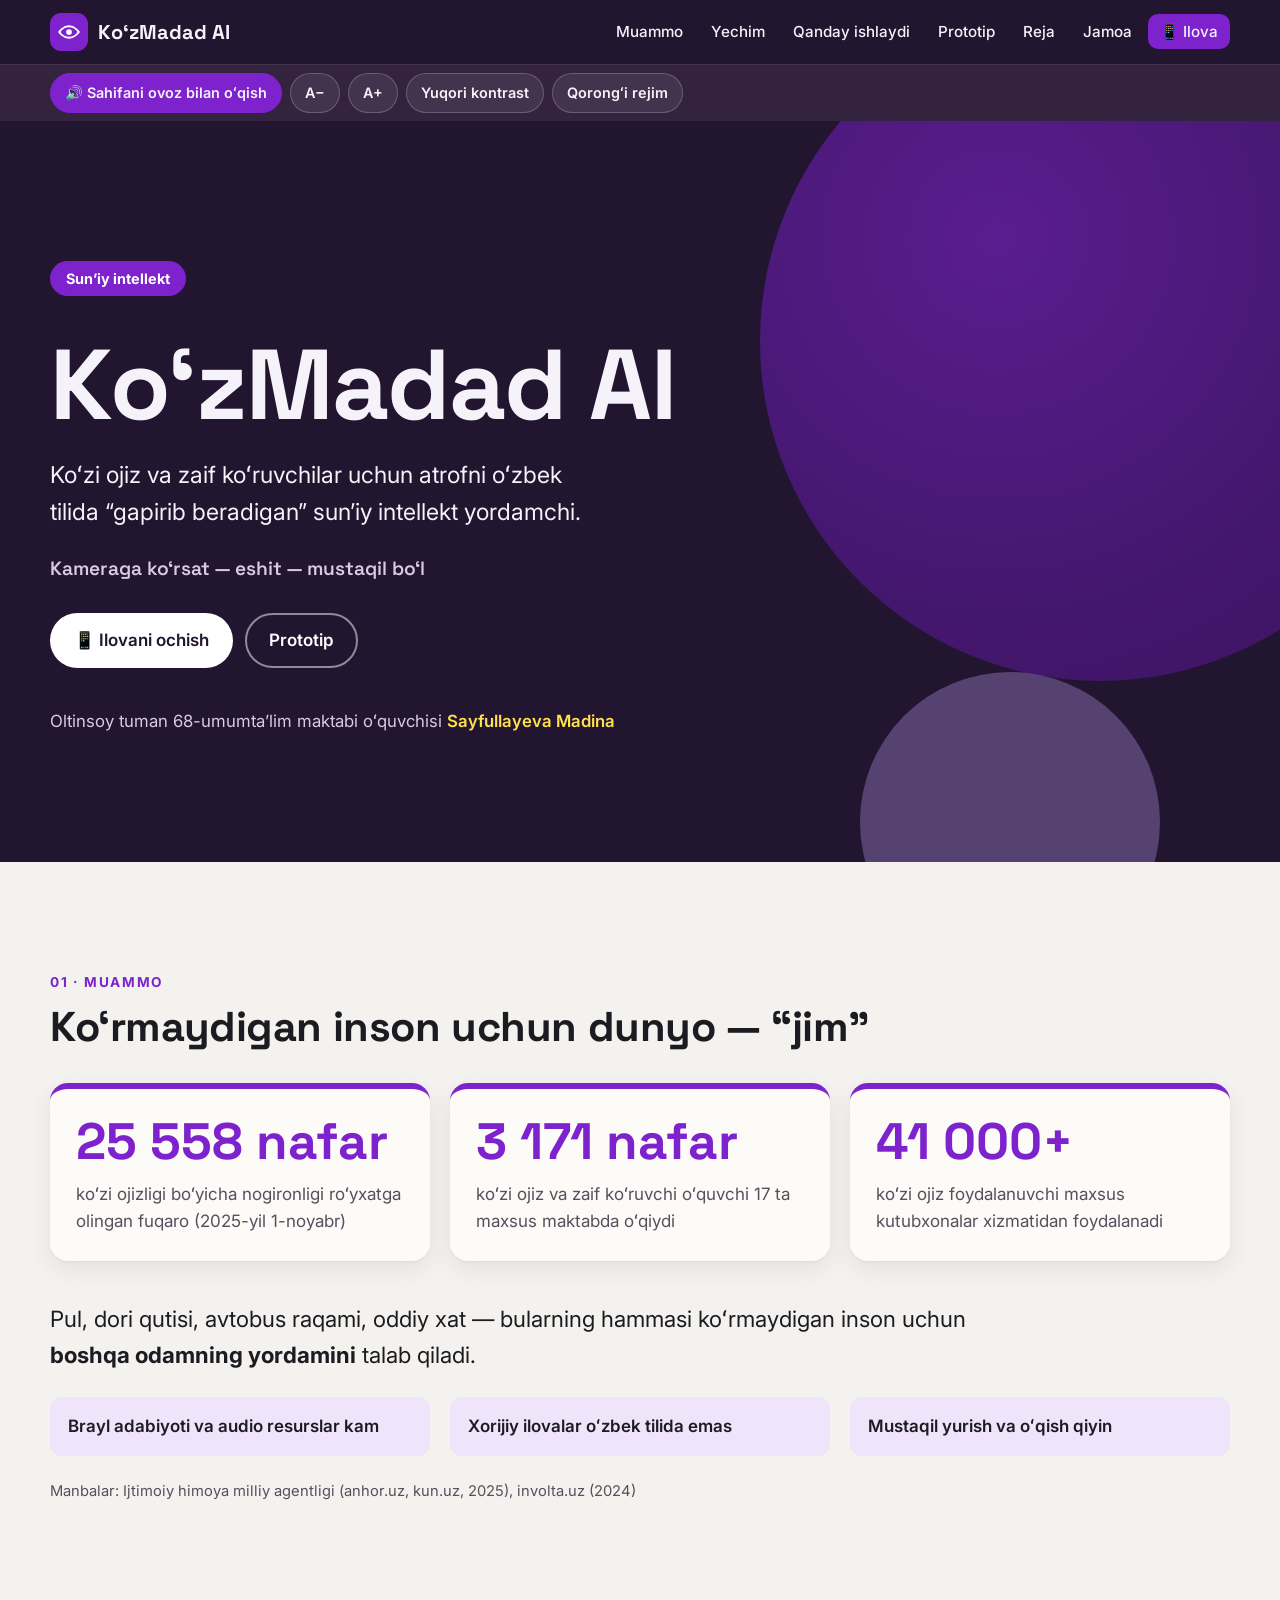
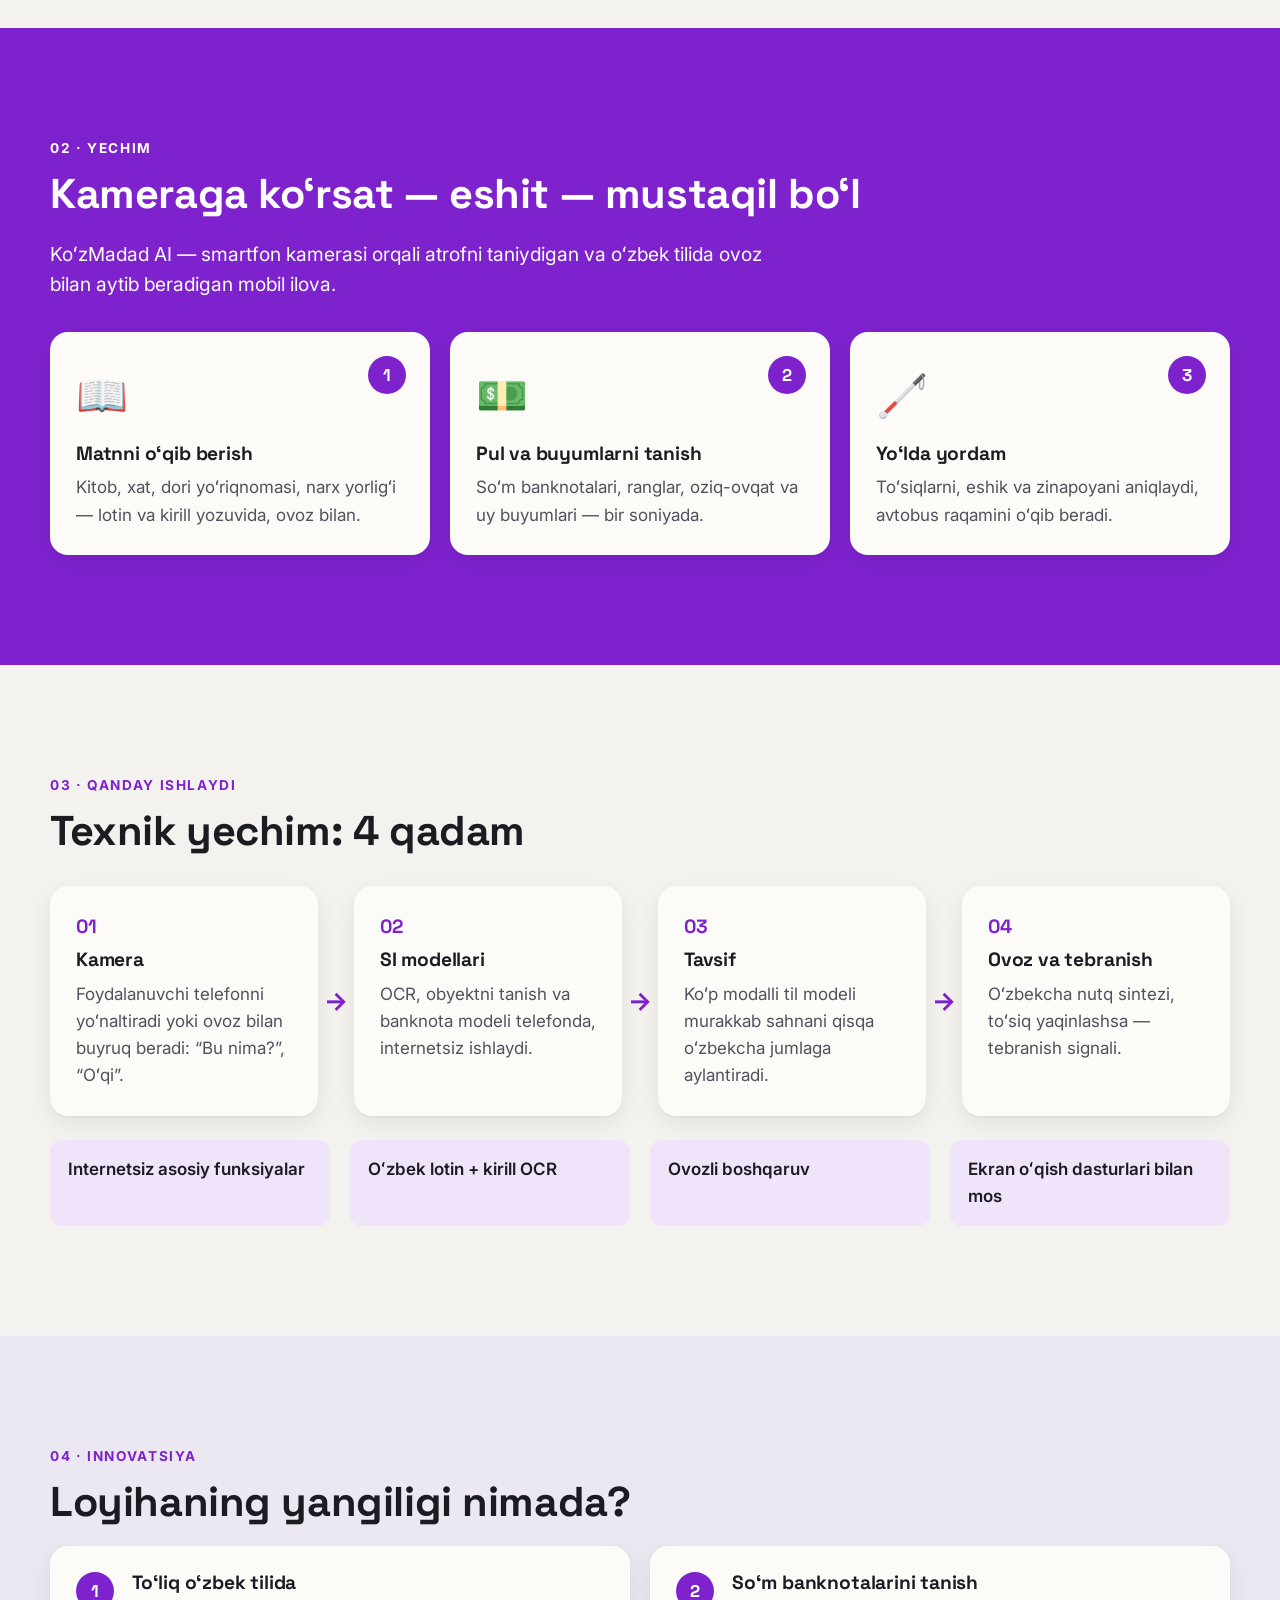
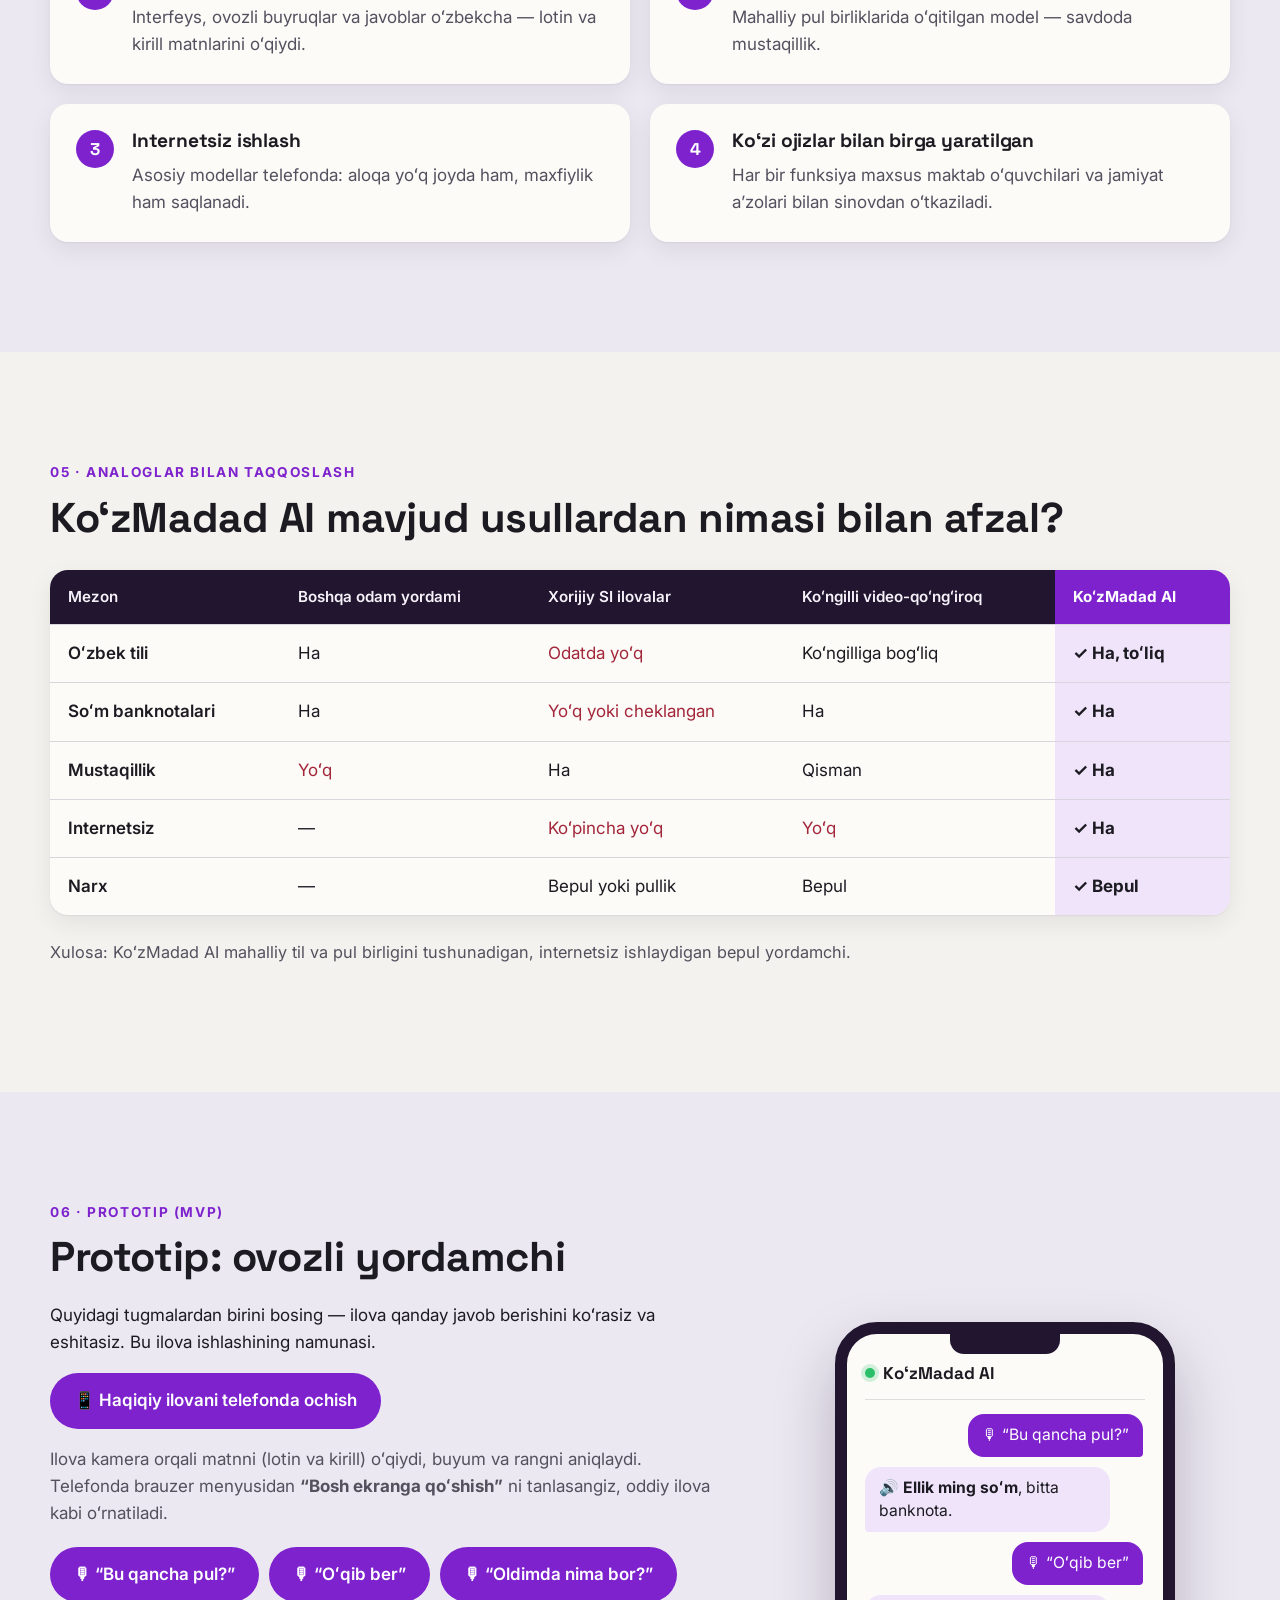
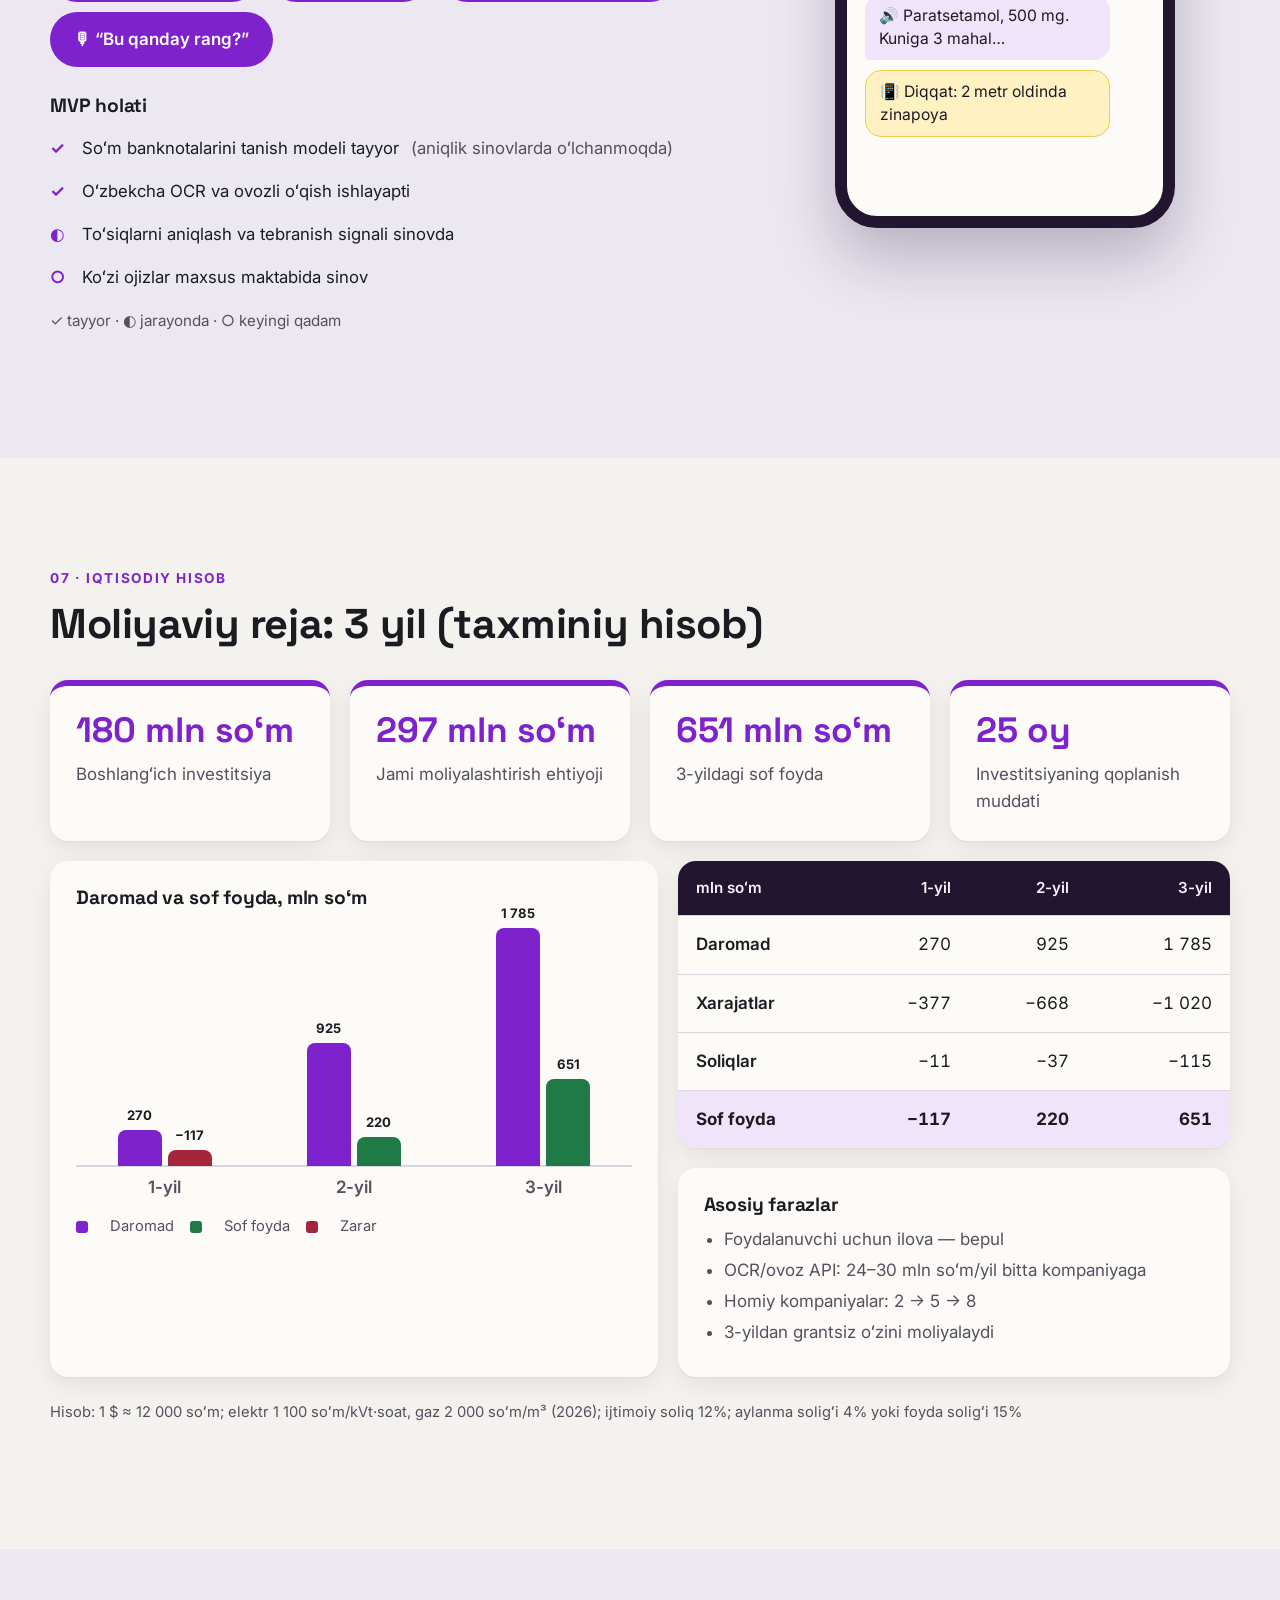
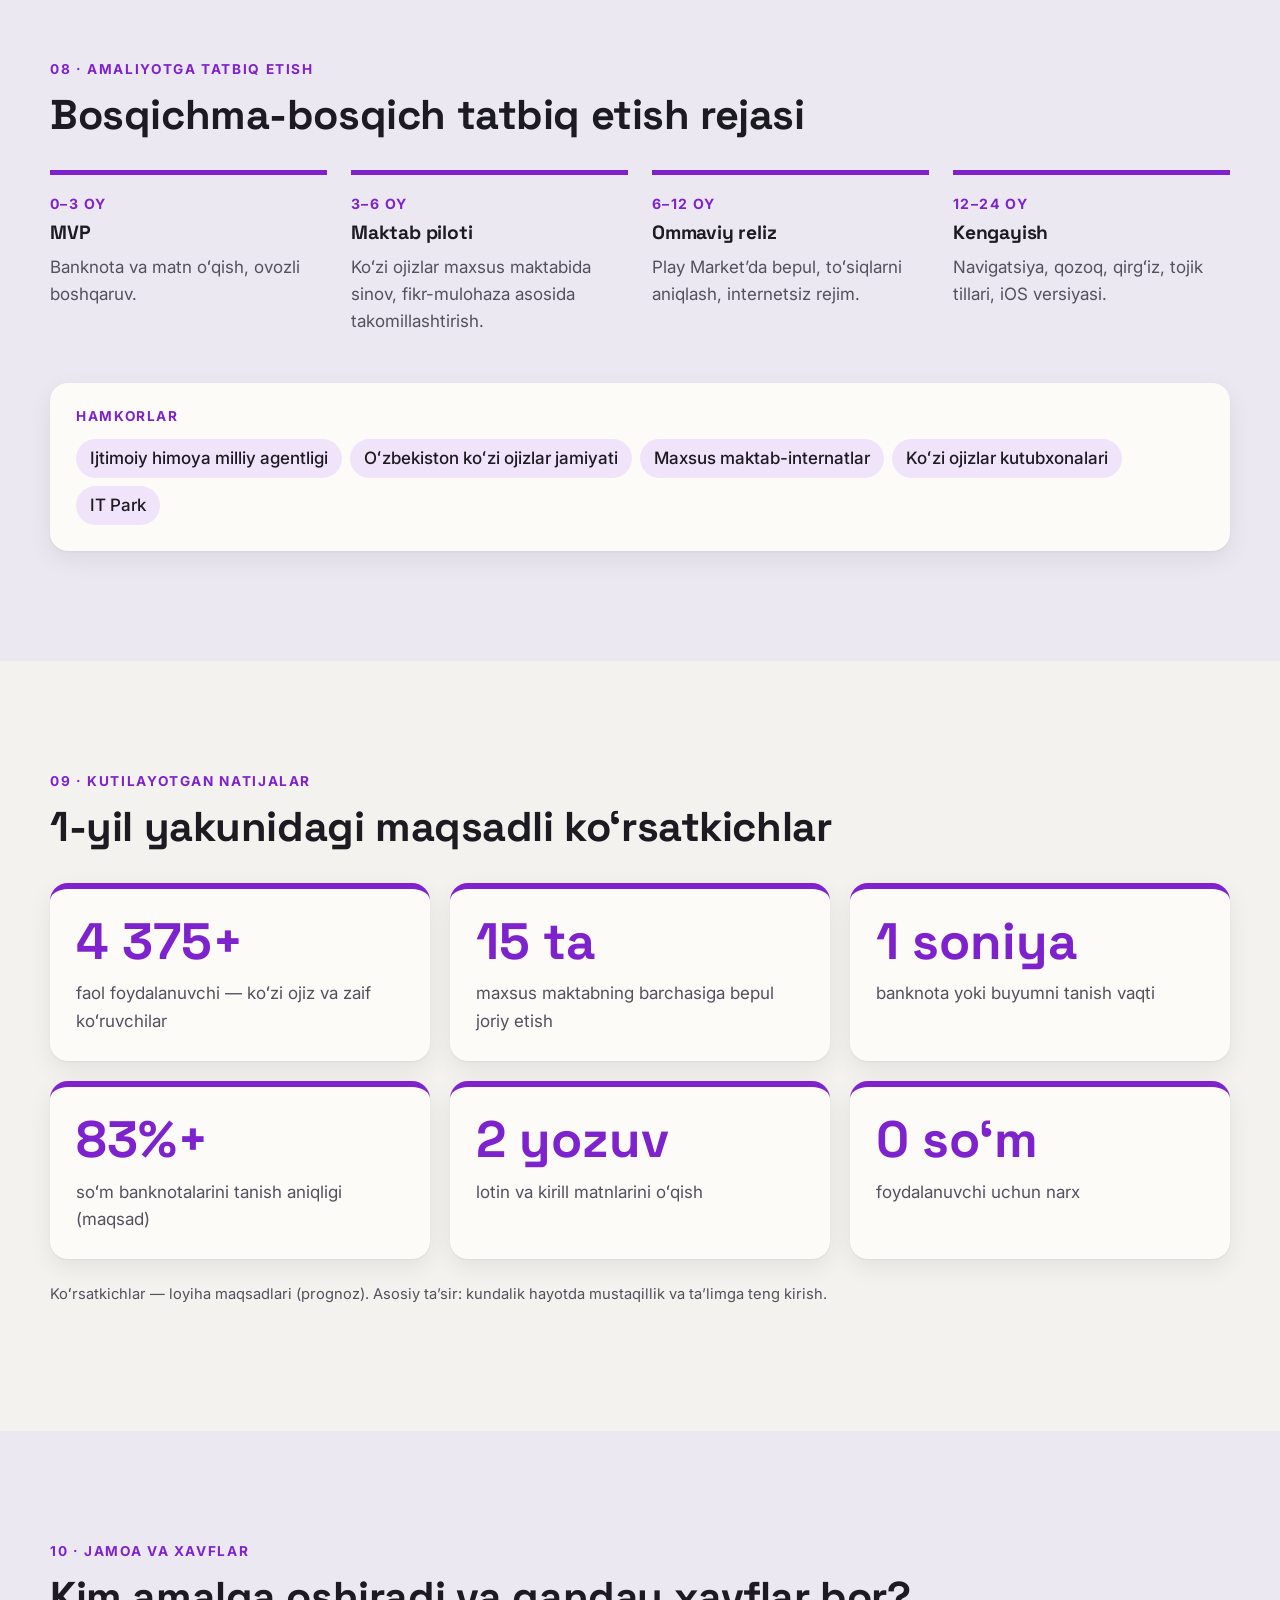
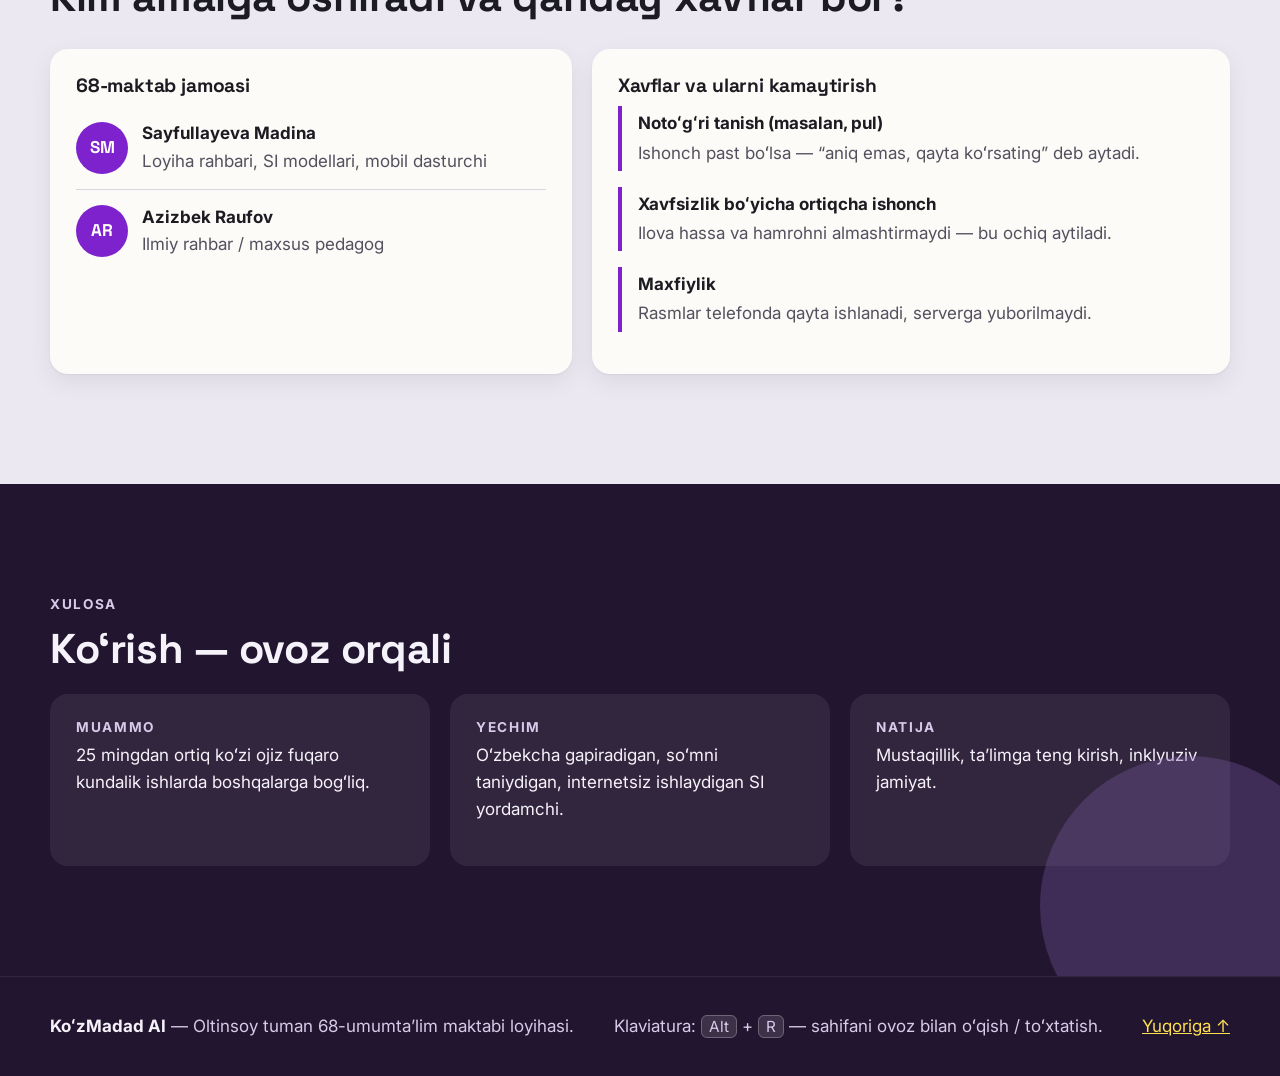
<file: index.html>
<!doctype html>
<html lang="uz">
<head>
  <meta charset="utf-8">
  <meta name="viewport" content="width=device-width, initial-scale=1">
  <title>KoʻzMadad AI</title>
  <meta name="description" content="KoʻzMadad AI — koʻzi ojiz va zaif koʻruvchilar uchun atrofni oʻzbek tilida gapirib beradigan sunʼiy intellekt yordamchi.">
  <meta name="theme-color" content="#22152f">
  <link rel="icon" href="data:image/svg+xml,<svg xmlns='http://www.w3.org/2000/svg' viewBox='0 0 64 64'><rect width='64' height='64' rx='16' fill='%237e22ce'/><path d='M8 32s9-14 24-14 24 14 24 14-9 14-24 14S8 32 8 32z' fill='none' stroke='white' stroke-width='4'/><circle cx='32' cy='32' r='7' fill='white'/></svg>">
  <link rel="preconnect" href="https://fonts.googleapis.com">
  <link rel="preconnect" href="https://fonts.gstatic.com" crossorigin>
  <link href="https://fonts.googleapis.com/css2?family=Inter:wght@400;500;600;700&family=Space+Grotesk:wght@500;600;700&display=swap" rel="stylesheet">
  <link rel="stylesheet" href="style.css">
</head>
<body>
  <a class="skip" href="#main">Asosiy mazmunga oʻtish</a>

  <header class="topbar" id="top">
    <div class="wrap topbar-inner">
      <a class="brand" href="#top" aria-label="KoʻzMadad AI — bosh sahifa">
        <span class="brand-mark" aria-hidden="true">
          <svg viewBox="0 0 64 64"><path d="M8 32s9-14 24-14 24 14 24 14-9 14-24 14S8 32 8 32z" fill="none" stroke="currentColor" stroke-width="5"/><circle cx="32" cy="32" r="7" fill="currentColor"/></svg>
        </span>
        KoʻzMadad AI
      </a>
      <nav class="nav" aria-label="Asosiy menyu">
        <button class="nav-toggle" aria-expanded="false" aria-controls="nav-list">Menyu</button>
        <ul id="nav-list">
          <li><a href="#muammo">Muammo</a></li>
          <li><a href="#yechim">Yechim</a></li>
          <li><a href="#qanday">Qanday ishlaydi</a></li>
          <li><a href="#prototip">Prototip</a></li>
          <li><a href="#reja">Reja</a></li>
          <li><a href="#jamoa">Jamoa</a></li>
          <li><a href="app/" class="nav-app">📱 Ilova</a></li>
        </ul>
      </nav>
    </div>
    <div class="a11y-bar" role="toolbar" aria-label="Qulaylik sozlamalari">
      <div class="wrap a11y-inner">
        <button id="read-page" class="tool tool-primary" aria-pressed="false">
          <span aria-hidden="true">🔊</span> <span class="lbl">Sahifani ovoz bilan oʻqish</span>
        </button>
        <button id="font-down" class="tool" aria-label="Matnni kichraytirish">A−</button>
        <button id="font-up" class="tool" aria-label="Matnni kattalashtirish">A+</button>
        <button id="contrast" class="tool" aria-pressed="false">Yuqori kontrast</button>
        <button id="theme" class="tool" aria-pressed="false">Qorongʻi rejim</button>
      </div>
    </div>
  </header>

  <main id="main">
    <!-- HERO -->
    <section class="hero" aria-labelledby="hero-title" data-read>
      <div class="orb orb-1" aria-hidden="true"></div>
      <div class="orb orb-2" aria-hidden="true"></div>
      <div class="wrap hero-inner">
        <p class="pill">Sunʼiy intellekt</p>
        <h1 id="hero-title">KoʻzMadad AI</h1>
        <p class="lead">Koʻzi ojiz va zaif koʻruvchilar uchun atrofni oʻzbek tilida <q>gapirib beradigan</q> sunʼiy intellekt yordamchi.</p>
        <p class="motto">Kameraga koʻrsat — eshit — mustaqil boʻl</p>
        <div class="hero-cta">
          <a class="btn btn-light" href="app/">📱 Ilovani ochish</a>
          <a class="btn btn-ghost" href="#prototip">Prototip</a>
                  </div>
        <p class="author">Oltinsoy tuman 68-umumtaʼlim maktabi oʻquvchisi <strong>Sayfullayeva Madina</strong></p>
      </div>
    </section>

    <!-- 01 MUAMMO -->
    <section id="muammo" class="section" aria-labelledby="muammo-title" data-read>
      <div class="wrap">
        <p class="eyebrow">01 · Muammo</p>
        <h2 id="muammo-title">Koʻrmaydigan inson uchun dunyo — <q>jim</q></h2>
        <div class="grid g3 stats">
          <article class="card stat reveal">
            <p class="num"><span data-count="25558">25 558</span> nafar</p>
            <p>koʻzi ojizligi boʻyicha nogironligi roʻyxatga olingan fuqaro (2025-yil 1-noyabr)</p>
          </article>
          <article class="card stat reveal">
            <p class="num"><span data-count="3171">3 171</span> nafar</p>
            <p>koʻzi ojiz va zaif koʻruvchi oʻquvchi 17 ta maxsus maktabda oʻqiydi</p>
          </article>
          <article class="card stat reveal">
            <p class="num"><span data-count="41000">41 000</span>+</p>
            <p>koʻzi ojiz foydalanuvchi maxsus kutubxonalar xizmatidan foydalanadi</p>
          </article>
        </div>
        <p class="statement reveal">Pul, dori qutisi, avtobus raqami, oddiy xat — bularning hammasi koʻrmaydigan inson uchun <strong>boshqa odamning yordamini</strong> talab qiladi.</p>
        <ul class="grid g3 chips" role="list">
          <li class="chip reveal">Brayl adabiyoti va audio resurslar kam</li>
          <li class="chip reveal">Xorijiy ilovalar oʻzbek tilida emas</li>
          <li class="chip reveal">Mustaqil yurish va oʻqish qiyin</li>
        </ul>
        <p class="source">Manbalar: Ijtimoiy himoya milliy agentligi (anhor.uz, kun.uz, 2025), involta.uz (2024)</p>
      </div>
    </section>

    <!-- 02 YECHIM -->
    <section id="yechim" class="section section-purple" aria-labelledby="yechim-title" data-read>
      <div class="wrap">
        <p class="eyebrow">02 · Yechim</p>
        <h2 id="yechim-title">Kameraga koʻrsat — eshit — mustaqil boʻl</h2>
        <p class="intro">KoʻzMadad AI — smartfon kamerasi orqali atrofni taniydigan va oʻzbek tilida ovoz bilan aytib beradigan mobil ilova.</p>
        <div class="grid g3">
          <article class="card feature reveal">
            <span class="badge" aria-hidden="true">1</span>
            <div class="f-icon" aria-hidden="true">📖</div>
            <h3>Matnni oʻqib berish</h3>
            <p>Kitob, xat, dori yoʻriqnomasi, narx yorligʻi — lotin va kirill yozuvida, ovoz bilan.</p>
          </article>
          <article class="card feature reveal">
            <span class="badge" aria-hidden="true">2</span>
            <div class="f-icon" aria-hidden="true">💵</div>
            <h3>Pul va buyumlarni tanish</h3>
            <p>Soʻm banknotalari, ranglar, oziq-ovqat va uy buyumlari — bir soniyada.</p>
          </article>
          <article class="card feature reveal">
            <span class="badge" aria-hidden="true">3</span>
            <div class="f-icon" aria-hidden="true">🦯</div>
            <h3>Yoʻlda yordam</h3>
            <p>Toʻsiqlarni, eshik va zinapoyani aniqlaydi, avtobus raqamini oʻqib beradi.</p>
          </article>
        </div>
      </div>
    </section>

    <!-- 03 QANDAY ISHLAYDI -->
    <section id="qanday" class="section" aria-labelledby="qanday-title" data-read>
      <div class="wrap">
        <p class="eyebrow">03 · Qanday ishlaydi</p>
        <h2 id="qanday-title">Texnik yechim: 4 qadam</h2>
        <ol class="steps" role="list">
          <li class="card step reveal">
            <span class="step-n">01</span>
            <h3>Kamera</h3>
            <p>Foydalanuvchi telefonni yoʻnaltiradi yoki ovoz bilan buyruq beradi: <q>Bu nima?</q>, <q>Oʻqi</q>.</p>
          </li>
          <li class="card step reveal">
            <span class="step-n">02</span>
            <h3>SI modellari</h3>
            <p>OCR, obyektni tanish va banknota modeli telefonda, internetsiz ishlaydi.</p>
          </li>
          <li class="card step reveal">
            <span class="step-n">03</span>
            <h3>Tavsif</h3>
            <p>Koʻp modalli til modeli murakkab sahnani qisqa oʻzbekcha jumlaga aylantiradi.</p>
          </li>
          <li class="card step reveal">
            <span class="step-n">04</span>
            <h3>Ovoz va tebranish</h3>
            <p>Oʻzbekcha nutq sintezi, toʻsiq yaqinlashsa — tebranish signali.</p>
          </li>
        </ol>
        <ul class="grid g4 chips" role="list">
          <li class="chip reveal">Internetsiz asosiy funksiyalar</li>
          <li class="chip reveal">Oʻzbek lotin + kirill OCR</li>
          <li class="chip reveal">Ovozli boshqaruv</li>
          <li class="chip reveal">Ekran oʻqish dasturlari bilan mos</li>
        </ul>
      </div>
    </section>

    <!-- 04 INNOVATSIYA -->
    <section id="innovatsiya" class="section section-alt" aria-labelledby="inn-title" data-read>
      <div class="wrap">
        <p class="eyebrow">04 · Innovatsiya</p>
        <h2 id="inn-title">Loyihaning yangiligi nimada?</h2>
        <div class="grid g2">
          <article class="card inn reveal"><span class="badge" aria-hidden="true">1</span><div><h3>Toʻliq oʻzbek tilida</h3><p>Interfeys, ovozli buyruqlar va javoblar oʻzbekcha — lotin va kirill matnlarini oʻqiydi.</p></div></article>
          <article class="card inn reveal"><span class="badge" aria-hidden="true">2</span><div><h3>Soʻm banknotalarini tanish</h3><p>Mahalliy pul birliklarida oʻqitilgan model — savdoda mustaqillik.</p></div></article>
          <article class="card inn reveal"><span class="badge" aria-hidden="true">3</span><div><h3>Internetsiz ishlash</h3><p>Asosiy modellar telefonda: aloqa yoʻq joyda ham, maxfiylik ham saqlanadi.</p></div></article>
          <article class="card inn reveal"><span class="badge" aria-hidden="true">4</span><div><h3>Koʻzi ojizlar bilan birga yaratilgan</h3><p>Har bir funksiya maxsus maktab oʻquvchilari va jamiyat aʼzolari bilan sinovdan oʻtkaziladi.</p></div></article>
        </div>
      </div>
    </section>

    <!-- 05 TAQQOSLASH -->
    <section id="taqqoslash" class="section" aria-labelledby="taq-title" data-read>
      <div class="wrap">
        <p class="eyebrow">05 · Analoglar bilan taqqoslash</p>
        <h2 id="taq-title">KoʻzMadad AI mavjud usullardan nimasi bilan afzal?</h2>
        <div class="table-wrap reveal" tabindex="0" role="region" aria-label="Taqqoslash jadvali, gorizontal aylantirish mumkin">
          <table class="compare">
            <caption class="sr-only">KoʻzMadad AI va boshqa usullarni taqqoslash</caption>
            <thead>
              <tr>
                <th scope="col">Mezon</th>
                <th scope="col">Boshqa odam yordami</th>
                <th scope="col">Xorijiy SI ilovalar</th>
                <th scope="col">Koʻngilli video-qoʻngʻiroq</th>
                <th scope="col" class="hl">KoʻzMadad AI</th>
              </tr>
            </thead>
            <tbody>
              <tr><th scope="row">Oʻzbek tili</th><td>Ha</td><td class="no">Odatda yoʻq</td><td>Koʻngilliga bogʻliq</td><td class="hl">✓ Ha, toʻliq</td></tr>
              <tr><th scope="row">Soʻm banknotalari</th><td>Ha</td><td class="no">Yoʻq yoki cheklangan</td><td>Ha</td><td class="hl">✓ Ha</td></tr>
              <tr><th scope="row">Mustaqillik</th><td class="no">Yoʻq</td><td>Ha</td><td>Qisman</td><td class="hl">✓ Ha</td></tr>
              <tr><th scope="row">Internetsiz</th><td>—</td><td class="no">Koʻpincha yoʻq</td><td class="no">Yoʻq</td><td class="hl">✓ Ha</td></tr>
              <tr><th scope="row">Narx</th><td>—</td><td>Bepul yoki pullik</td><td>Bepul</td><td class="hl">✓ Bepul</td></tr>
            </tbody>
          </table>
        </div>
        <p class="note">Xulosa: KoʻzMadad AI mahalliy til va pul birligini tushunadigan, internetsiz ishlaydigan bepul yordamchi.</p>
      </div>
    </section>

    <!-- 06 PROTOTIP -->
    <section id="prototip" class="section section-alt" aria-labelledby="proto-title">
      <div class="wrap proto">
        <div class="proto-text" data-read>
          <p class="eyebrow">06 · Prototip (MVP)</p>
          <h2 id="proto-title">Prototip: ovozli yordamchi</h2>
          <p>Quyidagi tugmalardan birini bosing — ilova qanday javob berishini koʻrasiz va eshitasiz. Bu ilova ishlashining namunasi.</p>
          <p><a class="btn btn-purple" href="app/">📱 Haqiqiy ilovani telefonda ochish</a></p>
          <p class="muted">Ilova kamera orqali matnni (lotin va kirill) oʻqiydi, buyum va rangni aniqlaydi. Telefonda brauzer menyusidan <b>“Bosh ekranga qoʻshish”</b> ni tanlasangiz, oddiy ilova kabi oʻrnatiladi.</p>
          <div class="demo-buttons" role="group" aria-label="Namuna buyruqlar">
            <button class="btn btn-purple" data-demo="pul">🎙 “Bu qancha pul?”</button>
            <button class="btn btn-purple" data-demo="oqi">🎙 “Oʻqib ber”</button>
            <button class="btn btn-purple" data-demo="yol">🎙 “Oldimda nima bor?”</button>
            <button class="btn btn-purple" data-demo="rang">🎙 “Bu qanday rang?”</button>
          </div>
          <h3 class="mvp-h">MVP holati</h3>
          <ul class="status" role="list">
            <li><span class="st st-done" aria-hidden="true">✓</span> Soʻm banknotalarini tanish modeli tayyor <span class="muted">(aniqlik sinovlarda oʻlchanmoqda)</span><span class="sr-only"> — tayyor</span></li>
            <li><span class="st st-done" aria-hidden="true">✓</span> Oʻzbekcha OCR va ovozli oʻqish ishlayapti<span class="sr-only"> — tayyor</span></li>
            <li><span class="st st-prog" aria-hidden="true">◐</span> Toʻsiqlarni aniqlash va tebranish signali sinovda<span class="sr-only"> — jarayonda</span></li>
            <li><span class="st st-next" aria-hidden="true">○</span> Koʻzi ojizlar maxsus maktabida sinov<span class="sr-only"> — keyingi qadam</span></li>
          </ul>
          <p class="legend" aria-hidden="true">✓ tayyor · ◐ jarayonda · ○ keyingi qadam</p>
        </div>
        <div class="phone reveal" aria-label="Ilova ekrani namunasi">
          <div class="phone-notch" aria-hidden="true"></div>
          <div class="phone-head"><span class="dot" aria-hidden="true"></span> KoʻzMadad AI</div>
          <div class="chat" id="chat" role="log" aria-live="polite" aria-label="Yordamchi bilan suhbat">
            <div class="msg me">🎙 “Bu qancha pul?”</div>
            <div class="msg ai">🔊 <strong>Ellik ming soʻm</strong>, bitta banknota.</div>
            <div class="msg me">🎙 “Oʻqib ber”</div>
            <div class="msg ai">🔊 Paratsetamol, 500 mg. Kuniga 3 mahal…</div>
            <div class="msg warn">📳 Diqqat: 2 metr oldinda zinapoya</div>
          </div>
        </div>
      </div>
    </section>

    <!-- 07 MOLIYA -->
    <section id="moliya" class="section" aria-labelledby="mol-title" data-read>
      <div class="wrap">
        <p class="eyebrow">07 · Iqtisodiy hisob</p>
        <h2 id="mol-title">Moliyaviy reja: 3 yil (taxminiy hisob)</h2>
        <div class="grid g4 stats">
          <article class="card stat reveal"><p class="num sm">180 mln soʻm</p><p>Boshlangʻich investitsiya</p></article>
          <article class="card stat reveal"><p class="num sm">297 mln soʻm</p><p>Jami moliyalashtirish ehtiyoji</p></article>
          <article class="card stat reveal"><p class="num sm">651 mln soʻm</p><p>3-yildagi sof foyda</p></article>
          <article class="card stat reveal"><p class="num sm">25 oy</p><p>Investitsiyaning qoplanish muddati</p></article>
        </div>
        <div class="fin">
          <div class="card reveal fin-chart">
            <h3>Daromad va sof foyda, mln soʻm</h3>
            <div class="bars" role="img" aria-label="1-yil: daromad 270, sof foyda minus 117. 2-yil: daromad 925, sof foyda 220. 3-yil: daromad 1785, sof foyda 651.">
              <div class="bar-group"><div class="bar-pair"><div class="bar rev" style="--v:270"><span>270</span></div><div class="bar neg" style="--v:117"><span>−117</span></div></div><p>1-yil</p></div>
              <div class="bar-group"><div class="bar-pair"><div class="bar rev" style="--v:925"><span>925</span></div><div class="bar prof" style="--v:220"><span>220</span></div></div><p>2-yil</p></div>
              <div class="bar-group"><div class="bar-pair"><div class="bar rev" style="--v:1785"><span>1 785</span></div><div class="bar prof" style="--v:651"><span>651</span></div></div><p>3-yil</p></div>
            </div>
            <p class="bar-legend" aria-hidden="true"><span class="k rev"></span>Daromad <span class="k prof"></span>Sof foyda <span class="k neg"></span>Zarar</p>
          </div>
          <div class="table-wrap reveal" tabindex="0" role="region" aria-label="Moliyaviy jadval">
            <table class="fin-table">
              <caption class="sr-only">Uch yillik moliyaviy reja, mln soʻm</caption>
              <thead><tr><th scope="col">mln soʻm</th><th scope="col">1-yil</th><th scope="col">2-yil</th><th scope="col">3-yil</th></tr></thead>
              <tbody>
                <tr><th scope="row">Daromad</th><td>270</td><td>925</td><td>1 785</td></tr>
                <tr><th scope="row">Xarajatlar</th><td>−377</td><td>−668</td><td>−1 020</td></tr>
                <tr><th scope="row">Soliqlar</th><td>−11</td><td>−37</td><td>−115</td></tr>
                <tr class="total"><th scope="row">Sof foyda</th><td>−117</td><td>220</td><td>651</td></tr>
              </tbody>
            </table>
          </div>
          <div class="card reveal assumptions">
            <h3>Asosiy farazlar</h3>
            <ul>
              <li>Foydalanuvchi uchun ilova — bepul</li>
              <li>OCR/ovoz API: 24–30 mln soʻm/yil bitta kompaniyaga</li>
              <li>Homiy kompaniyalar: 2 → 5 → 8</li>
              <li>3-yildan grantsiz oʻzini moliyalaydi</li>
            </ul>
          </div>
        </div>
        <p class="source">Hisob: 1 $ ≈ 12 000 soʻm; elektr 1 100 soʻm/kVt·soat, gaz 2 000 soʻm/m³ (2026); ijtimoiy soliq 12%; aylanma soligʻi 4% yoki foyda soligʻi 15%</p>
      </div>
    </section>

    <!-- 08 REJA -->
    <section id="reja" class="section section-alt" aria-labelledby="reja-title" data-read>
      <div class="wrap">
        <p class="eyebrow">08 · Amaliyotga tatbiq etish</p>
        <h2 id="reja-title">Bosqichma-bosqich tatbiq etish rejasi</h2>
        <ol class="timeline" role="list">
          <li class="reveal"><p class="t-when">0–3 oy</p><h3>MVP</h3><p>Banknota va matn oʻqish, ovozli boshqaruv.</p></li>
          <li class="reveal"><p class="t-when">3–6 oy</p><h3>Maktab piloti</h3><p>Koʻzi ojizlar maxsus maktabida sinov, fikr-mulohaza asosida takomillashtirish.</p></li>
          <li class="reveal"><p class="t-when">6–12 oy</p><h3>Ommaviy reliz</h3><p>Play Marketʼda bepul, toʻsiqlarni aniqlash, internetsiz rejim.</p></li>
          <li class="reveal"><p class="t-when">12–24 oy</p><h3>Kengayish</h3><p>Navigatsiya, qozoq, qirgʻiz, tojik tillari, iOS versiyasi.</p></li>
        </ol>
        <div class="card partners reveal">
          <h3 class="eyebrow">Hamkorlar</h3>
          <ul role="list">
            <li>Ijtimoiy himoya milliy agentligi</li>
            <li>Oʻzbekiston koʻzi ojizlar jamiyati</li>
            <li>Maxsus maktab-internatlar</li>
            <li>Koʻzi ojizlar kutubxonalari</li>
            <li>IT Park</li>
          </ul>
        </div>
      </div>
    </section>

    <!-- 09 NATIJALAR -->
    <section id="natijalar" class="section" aria-labelledby="nat-title" data-read>
      <div class="wrap">
        <p class="eyebrow">09 · Kutilayotgan natijalar</p>
        <h2 id="nat-title">1-yil yakunidagi maqsadli koʻrsatkichlar</h2>
        <div class="grid g3 stats">
          <article class="card stat reveal"><p class="num"><span data-count="5000">5 000</span>+</p><p>faol foydalanuvchi — koʻzi ojiz va zaif koʻruvchilar</p></article>
          <article class="card stat reveal"><p class="num"><span data-count="17">17</span> ta</p><p>maxsus maktabning barchasiga bepul joriy etish</p></article>
          <article class="card stat reveal"><p class="num">1 soniya</p><p>banknota yoki buyumni tanish vaqti</p></article>
          <article class="card stat reveal"><p class="num"><span data-count="95">95</span>%+</p><p>soʻm banknotalarini tanish aniqligi (maqsad)</p></article>
          <article class="card stat reveal"><p class="num">2 yozuv</p><p>lotin va kirill matnlarini oʻqish</p></article>
          <article class="card stat reveal"><p class="num">0 soʻm</p><p>foydalanuvchi uchun narx</p></article>
        </div>
        <p class="source">Koʻrsatkichlar — loyiha maqsadlari (prognoz). Asosiy taʼsir: kundalik hayotda mustaqillik va taʼlimga teng kirish.</p>
      </div>
    </section>

    <!-- 10 JAMOA VA XAVFLAR -->
    <section id="jamoa" class="section section-alt" aria-labelledby="jamoa-title" data-read>
      <div class="wrap">
        <p class="eyebrow">10 · Jamoa va xavflar</p>
        <h2 id="jamoa-title">Kim amalga oshiradi va qanday xavflar bor?</h2>
        <div class="team-grid">
          <div class="card reveal">
            <h3>68-maktab jamoasi</h3>
            <ul class="team" role="list">
              <li><span class="avatar" aria-hidden="true">SM</span><div><strong>Sayfullayeva Madina</strong><span>Loyiha rahbari, SI modellari, mobil dasturchi</span></div></li>
              <li><span class="avatar" aria-hidden="true">AR</span><div><strong>Azizbek Raufov</strong><span>Ilmiy rahbar / maxsus pedagog</span></div></li>
            </ul>
          </div>
          <div class="card reveal">
            <h3>Xavflar va ularni kamaytirish</h3>
            <dl class="risks">
              <div><dt>Notoʻgʻri tanish (masalan, pul)</dt><dd>Ishonch past boʻlsa — <q>aniq emas, qayta koʻrsating</q> deb aytadi.</dd></div>
              <div><dt>Xavfsizlik boʻyicha ortiqcha ishonch</dt><dd>Ilova hassa va hamrohni almashtirmaydi — bu ochiq aytiladi.</dd></div>
              <div><dt>Maxfiylik</dt><dd>Rasmlar telefonda qayta ishlanadi, serverga yuborilmaydi.</dd></div>
            </dl>
          </div>
        </div>
      </div>
    </section>

    <!-- XULOSA -->
    <section id="xulosa" class="section section-dark" aria-labelledby="xul-title" data-read>
      <div class="orb orb-3" aria-hidden="true"></div>
      <div class="wrap">
        <p class="eyebrow">Xulosa</p>
        <h2 id="xul-title">Koʻrish — ovoz orqali</h2>
        <div class="grid g3">
          <article class="card dark reveal"><h3 class="eyebrow">Muammo</h3><p>25 mingdan ortiq koʻzi ojiz fuqaro kundalik ishlarda boshqalarga bogʻliq.</p></article>
          <article class="card dark reveal"><h3 class="eyebrow">Yechim</h3><p>Oʻzbekcha gapiradigan, soʻmni taniydigan, internetsiz ishlaydigan SI yordamchi.</p></article>
          <article class="card dark reveal"><h3 class="eyebrow">Natija</h3><p>Mustaqillik, taʼlimga teng kirish, inklyuziv jamiyat.</p></article>
        </div>
      </div>
    </section>
  </main>

  <footer class="footer">
    <div class="wrap footer-inner">
      <p><strong>KoʻzMadad AI</strong> — Oltinsoy tuman 68-umumtaʼlim maktabi loyihasi.</p>
      <p class="muted">Klaviatura: <kbd>Alt</kbd> + <kbd>R</kbd> — sahifani ovoz bilan oʻqish / toʻxtatish.</p>
      <a href="#top">Yuqoriga ↑</a>
    </div>
  </footer>

  <div id="sr-status" class="sr-only" aria-live="polite"></div>
  <script src="app.js"></script>
</body>
</html>
</file>
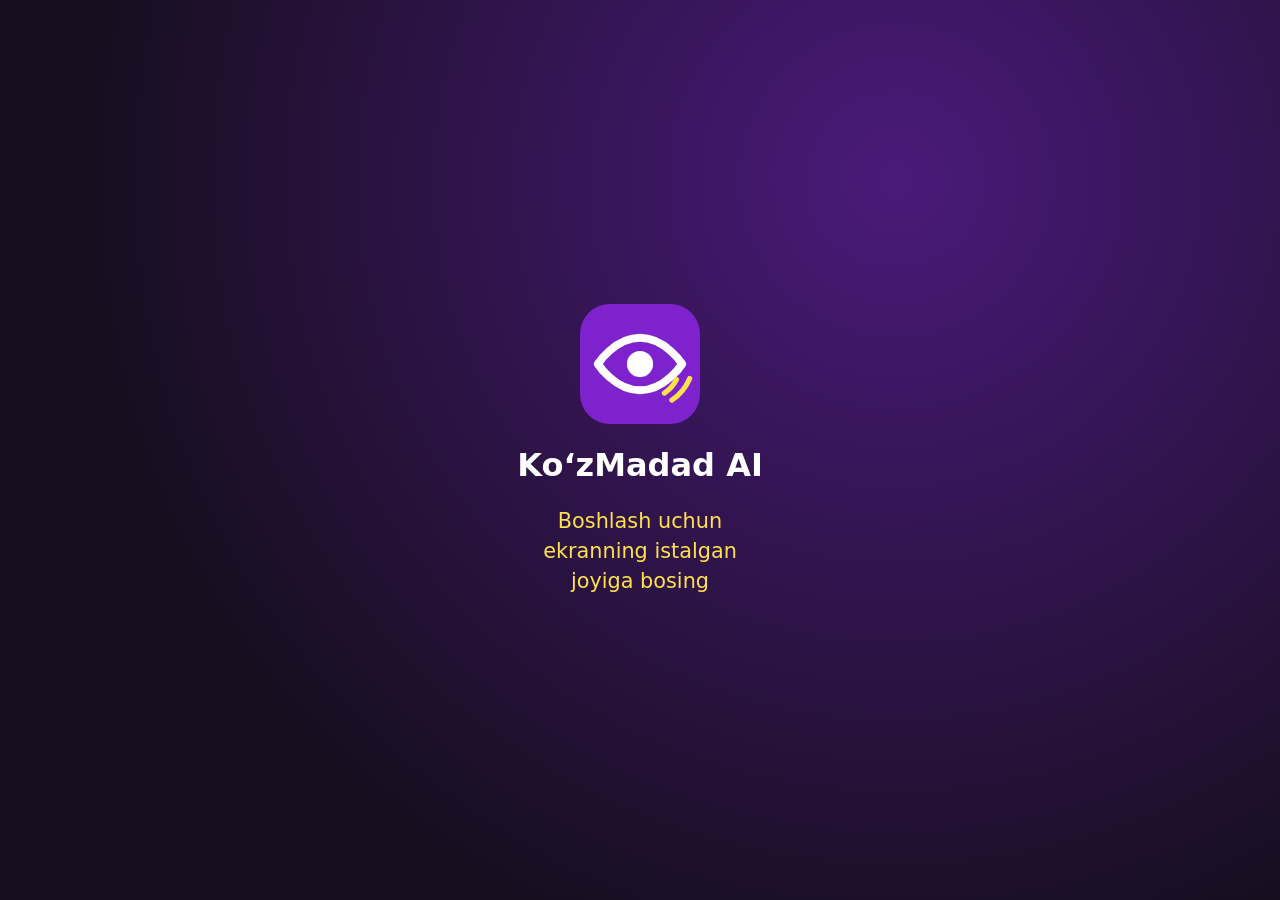
<file: app/index.html>
<!doctype html>
<html lang="uz">
<head>
  <meta charset="utf-8">
  <meta name="viewport" content="width=device-width, initial-scale=1, viewport-fit=cover">
  <title>KoʻzMadad AI</title>
  <meta name="description" content="Kameraga koʻrsat — eshit — mustaqil boʻl. Oʻzbek tilida gapiradigan SI yordamchi.">
  <meta name="theme-color" content="#22152f">
  <meta name="mobile-web-app-capable" content="yes">
  <meta name="apple-mobile-web-app-capable" content="yes">
  <meta name="apple-mobile-web-app-status-bar-style" content="black-translucent">
  <meta name="apple-mobile-web-app-title" content="KoʻzMadad">
  <link rel="manifest" href="manifest.webmanifest">
  <link rel="icon" href="icons/icon.svg" type="image/svg+xml">
  <link rel="apple-touch-icon" href="icons/icon-192.png">
  <link rel="stylesheet" href="app.css">
</head>
<body>
  <button id="start" class="start" hidden>
    <span class="start-logo" aria-hidden="true"></span>
    <span class="start-title">KoʻzMadad AI</span>
    <span class="start-sub">Boshlash uchun ekranning istalgan joyiga bosing</span>
  </button>

  <main class="app" aria-label="KoʻzMadad AI ilovasi">
    <header class="bar">
      <h1 class="title"><span class="logo" aria-hidden="true"></span>KoʻzMadad AI</h1>
      <button id="btn-help" class="icon-btn" aria-label="Yordam: ilovadan qanday foydalanish">?</button>
    </header>

    <section class="viewer" aria-label="Kamera">
      <video id="video" playsinline muted aria-hidden="true"></video>
      <canvas id="canvas" hidden></canvas>
      <canvas id="overlay" class="overlay" aria-hidden="true"></canvas>
      <div id="cam-off" class="cam-off">
        <p>Kamera tugma bosilganda yoqiladi.</p>
      </div>
      <div class="aim" aria-hidden="true"></div>
      <div id="busy" class="busy" hidden aria-hidden="true"><span></span></div>
      <div id="nav-badge" class="nav-badge" hidden aria-hidden="true">YOʻLDA YORDAM</div>
    </section>

    <section class="result-wrap" aria-label="Natija">
      <p id="result" class="result" role="status" aria-live="polite">Salom! Tugmani bosing yoki mikrofonga gapiring.</p>
      <button id="btn-repeat" class="link-btn">🔁 Qayta eshitish</button>
    </section>

    <nav class="actions" aria-label="Asosiy amallar">
      <button class="act" data-mode="color"><span class="ai" aria-hidden="true">🎨</span><span>Rangi qanday?</span></button>
      <button class="act act-mic" id="btn-mic" aria-pressed="false"><span class="ai" aria-hidden="true">🎙</span><span>Ovozli buyruq</span></button>
      <button class="act" data-mode="read"><span class="ai" aria-hidden="true">📖</span><span>Matnni oʻqi</span></button>
      <button class="act" data-mode="object"><span class="ai" aria-hidden="true">👁</span><span>Bu nima?</span></button>
      <button class="act act-nav" id="btn-nav" aria-pressed="false"><span class="ai" aria-hidden="true">🦯</span><span class="nav-lbl">Yoʻlda yordam</span></button>
    </nav>
  </main>

  <dialog id="help" aria-labelledby="help-title">
    <h2 id="help-title">Qanday foydalaniladi</h2>
    <ul>
      <li><b>🦯 Yoʻlda yordam</b> (eng pastdagi keng tugma) — yurib ketayotganda oldingizdagi toʻsiqlarni (odam, mashina, stul…), <b>zinapoya</b> (yuqoriga) va <b>pastlik</b>ni (chuqur, pastga tushadigan zinapoya) taxminiy masofasi bilan aytadi, qaysi tomondan oʻtishni maslahat beradi. Yaqinlashgan sari telefon kuchliroq tebranadi. Telefonni koʻkrak balandligida, kamerani oldinga va <b>biroz pastga</b> qaratib ushlang.</li>
      <li><b>📖 Matnni oʻqi</b> — kitob, xat, dori qutisini 20–40 sm masofada tuting. Lotin va kirill yozuvini oʻqiydi.</li>
      <li><b>👁 Bu nima?</b> — oldingizdagi buyum va odamlarni, qaysi tomonda ekanini aytadi.</li>
      <li><b>🎨 Rangi qanday?</b> — markazdagi narsaning rangini aytadi.</li>
      <li><b>🎙 Ovozli buyruq</b> — “oʻqi”, “bu nima”, “rang”, “yoʻl” yoki “takrorla” deng.</li>
    </ul>
    <p class="warn">Zinapoya va chuqurni aniqlash taxminiy: kichik pogʻona (masalan, yoʻlak cheti), ustun va shisha eshikni koʻrmasligi mumkin. Ilova hassa va hamrohni almashtirmaydi. Pul tanish funksiyasi ishlab chiqilmoqda.</p>
    <p>Birinchi ishlatishda SI modellari yuklab olinadi (internet kerak), keyin internetsiz ham ishlaydi.</p>
    <p><a href="../">Loyiha haqida</a></p>
    <form method="dialog"><button class="btn">Tushunarli</button></form>
  </dialog>

  <script src="depth.js"></script>
  <script src="app.js"></script>
</body>
</html>
</file>
<file: style.css>
:root {
  --fs: 100%;
  --bg: #f3f2ee;
  --bg-alt: #ebe8f1;
  --surface: #fcfbf8;
  --text: #1d1b22;
  --muted: #54505e;
  --purple: #7e22ce;
  --purple-strong: #6b1bb0;
  --purple-soft: #f0e4fb;
  --dark: #22152f;
  --dark-2: #33233f;
  --on-dark: #f6f2fa;
  --on-dark-muted: #d9c9ea;
  --accent: #ffe14d;
  --line: #d9d5de;
  --good: #1f7a46;
  --bad: #a3263a;
  --shadow: 0 1px 2px rgba(34,21,47,.06), 0 8px 24px rgba(34,21,47,.07);
  --radius: 18px;
  --focus: #ffb300;
  color-scheme: light;
}
:root[data-theme="dark"] {
  --bg: #17101f;
  --bg-alt: #1e1528;
  --surface: #261b32;
  --text: #f3eff8;
  --muted: #bfb4cc;
  --purple: #c48cf5;
  --purple-strong: #b57af0;
  --purple-soft: #3a2850;
  --line: #3e3150;
  --good: #6fd69b;
  --bad: #ff8f9f;
  --shadow: 0 1px 2px rgba(0,0,0,.3), 0 8px 24px rgba(0,0,0,.3);
  color-scheme: dark;
}
@media (prefers-color-scheme: dark) {
  :root:not([data-theme="light"]) {
    --bg: #17101f;
    --bg-alt: #1e1528;
    --surface: #261b32;
    --text: #f3eff8;
    --muted: #bfb4cc;
    --purple: #c48cf5;
    --purple-strong: #b57af0;
    --purple-soft: #3a2850;
    --line: #3e3150;
    --good: #6fd69b;
    --bad: #ff8f9f;
    --shadow: 0 1px 2px rgba(0,0,0,.3), 0 8px 24px rgba(0,0,0,.3);
    color-scheme: dark;
  }
}
/* Yuqori kontrast: qora fon, sariq/oq matn */
:root.hc {
  --bg: #000; --bg-alt: #000; --surface: #000;
  --text: #fff; --muted: #fff;
  --purple: #ffe14d; --purple-strong: #ffe14d; --purple-soft: #000;
  --dark: #000; --dark-2: #000; --on-dark: #fff; --on-dark-muted: #ffe14d;
  --line: #fff; --good: #7dff9b; --bad: #ff9aa8;
  --shadow: none;
  color-scheme: dark;
}
:root.hc .card, :root.hc .chip, :root.hc .table-wrap, :root.hc .phone { border: 2px solid #fff !important; }
:root.hc .section-purple { background: #000; }
:root.hc .orb { display: none; }
:root.hc .btn-purple, :root.hc .tool-primary, :root.hc .badge { background: #ffe14d; color: #000; }

*, *::before, *::after { box-sizing: border-box; }
html { font-size: var(--fs); scroll-behavior: smooth; scroll-padding-top: 130px; }
body {
  margin: 0;
  background: var(--bg);
  color: var(--text);
  font-family: "Inter", system-ui, -apple-system, "Segoe UI", sans-serif;
  font-size: 1.0625rem;
  line-height: 1.6;
  -webkit-font-smoothing: antialiased;
  overflow-x: hidden;
}
h1, h2, h3 { font-family: "Space Grotesk", "Inter", sans-serif; line-height: 1.15; margin: 0 0 .5em; letter-spacing: -.01em; }
h2 { font-size: clamp(1.75rem, 4vw, 2.6rem); }
h3 { font-size: 1.2rem; }
p { margin: 0 0 1em; }
a { color: var(--purple); }
q { quotes: "“" "”"; }
img, svg { max-width: 100%; }
.wrap { width: min(1180px, 100% - 32px); margin-inline: auto; }
.sr-only { position: absolute; width: 1px; height: 1px; padding: 0; margin: -1px; overflow: hidden; clip: rect(0 0 0 0); white-space: nowrap; border: 0; }
.muted { color: var(--muted); }

:focus-visible { outline: 3px solid var(--focus); outline-offset: 3px; border-radius: 6px; }

.skip {
  position: absolute; left: 16px; top: -60px; z-index: 100;
  background: var(--accent); color: #000; padding: 12px 18px; border-radius: 10px;
  font-weight: 700; text-decoration: none; transition: top .2s;
}
.skip:focus { top: 12px; }

/* ===== Header ===== */
.topbar { position: sticky; top: 0; z-index: 50; background: var(--dark); color: var(--on-dark); }
.topbar-inner { display: flex; align-items: center; justify-content: space-between; gap: 16px; min-height: 64px; }
.brand { display: inline-flex; align-items: center; gap: 10px; color: var(--on-dark); text-decoration: none; font-family: "Space Grotesk", sans-serif; font-weight: 700; font-size: 1.25rem; }
.brand-mark { width: 38px; height: 38px; display: grid; place-items: center; border-radius: 11px; background: #7e22ce; color: #fff; }
.brand-mark svg { width: 26px; height: 26px; }
.nav ul { list-style: none; display: flex; gap: 4px; margin: 0; padding: 0; }
.nav a { color: var(--on-dark); text-decoration: none; padding: 8px 12px; border-radius: 10px; font-weight: 500; font-size: .95rem; }
.nav a:hover { background: rgba(255,255,255,.1); }
.nav-toggle { display: none; }

.a11y-bar { background: var(--dark-2); border-top: 1px solid rgba(255,255,255,.08); }
.a11y-inner { display: flex; flex-wrap: wrap; gap: 8px; padding-block: 8px; }
.tool {
  font: inherit; font-size: .9rem; font-weight: 600; cursor: pointer;
  background: rgba(255,255,255,.08); color: var(--on-dark);
  border: 1px solid rgba(255,255,255,.2); border-radius: 999px; padding: 6px 14px; min-height: 40px;
}
.tool:hover { background: rgba(255,255,255,.16); }
.tool[aria-pressed="true"] { background: var(--accent); color: #000; border-color: var(--accent); }
.tool-primary { background: #7e22ce; border-color: #7e22ce; }

@media (max-width: 860px) {
  .nav-toggle {
    display: inline-flex; font: inherit; font-weight: 600; cursor: pointer;
    background: transparent; color: var(--on-dark); border: 1px solid rgba(255,255,255,.3);
    border-radius: 10px; padding: 8px 14px; min-height: 44px;
  }
  .nav ul {
    display: none; position: absolute; left: 0; right: 0; top: 64px;
    flex-direction: column; background: var(--dark); padding: 8px 16px 16px; z-index: 60;
    border-bottom: 1px solid rgba(255,255,255,.1);
  }
  .nav ul.open { display: flex; }
  .nav a { display: block; padding: 12px; font-size: 1.05rem; }
  .tool .lbl { display: none; }
  .tool-primary .lbl { display: inline; }
  html { scroll-padding-top: 120px; }
}

/* ===== Hero ===== */
.hero { position: relative; overflow: hidden; background: var(--dark); color: var(--on-dark); padding: clamp(64px, 12vw, 140px) 0 clamp(56px, 9vw, 110px); }
.orb { position: absolute; border-radius: 50%; pointer-events: none; }
.orb-1 { width: 680px; height: 680px; right: -160px; top: -120px; background: radial-gradient(circle at 35% 35%, #5a1d8f, #44176e 60%, #3a1460); animation: float 14s ease-in-out infinite; }
.orb-2 { width: 300px; height: 300px; right: 120px; bottom: -110px; background: rgba(150,120,190,.45); animation: float 10s ease-in-out infinite reverse; }
.orb-3 { width: 300px; height: 300px; right: -60px; bottom: -80px; background: rgba(120,90,160,.35); }
@keyframes float { 50% { transform: translate(-20px, 24px); } }
.hero-inner { position: relative; }
.pill { display: inline-block; background: #7e22ce; color: #fff; font-weight: 700; font-size: .9rem; padding: 6px 16px; border-radius: 999px; }
.hero h1 { font-size: clamp(3rem, 10vw, 6.2rem); margin: 18px 0 14px; }
.lead { font-size: clamp(1.15rem, 2.4vw, 1.45rem); max-width: 40ch; color: var(--on-dark); }
.motto { font-family: "Space Grotesk", sans-serif; font-weight: 600; font-size: 1.2rem; color: var(--on-dark-muted); }
.hero-cta { display: flex; flex-wrap: wrap; gap: 12px; margin: 28px 0 40px; }
.author { color: var(--on-dark-muted); font-size: 1.05rem; }
.author strong { color: var(--accent); font-weight: 600; }

.btn {
  display: inline-flex; align-items: center; justify-content: center; gap: 8px;
  font: inherit; font-weight: 600; text-decoration: none; cursor: pointer;
  padding: 12px 22px; min-height: 48px; border-radius: 999px; border: 2px solid transparent;
  transition: transform .15s, background .15s;
}
.btn:hover { transform: translateY(-2px); }
.btn-light { background: #fff; color: #22152f; }
.btn-ghost { border-color: rgba(255,255,255,.5); color: #fff; }
.btn-purple { background: #7e22ce; color: #fff; }
.btn-purple:hover { background: #6b1bb0; }

/* ===== Sections ===== */
.section { position: relative; padding: clamp(64px, 9vw, 110px) 0; overflow: hidden; }
.section-alt { background: var(--bg-alt); }
.section-purple { background: #7e22ce; color: #fff; }
.section-purple .eyebrow { color: #fff; }
.section-purple .card { color: #1d1b22; background: #fcfbf8; }
.section-dark { background: var(--dark); color: var(--on-dark); }
.section-dark .eyebrow { color: var(--on-dark-muted); }
.eyebrow { font-size: .85rem; font-weight: 700; letter-spacing: .12em; text-transform: uppercase; color: var(--purple); margin-bottom: 10px; font-family: "Inter", sans-serif; }
.intro { font-size: 1.2rem; max-width: 62ch; margin-bottom: 32px; }
.source, .note { color: var(--muted); font-size: .92rem; margin-top: 24px; }
.note { font-size: 1.02rem; }

.grid { display: grid; gap: 20px; }
.g2 { grid-template-columns: repeat(2, 1fr); }
.g3 { grid-template-columns: repeat(3, 1fr); }
.g4 { grid-template-columns: repeat(4, 1fr); }
@media (max-width: 960px) { .g4 { grid-template-columns: repeat(2, 1fr); } }
@media (max-width: 760px) { .g2, .g3, .g4 { grid-template-columns: 1fr; } }

.card { background: var(--surface); border-radius: var(--radius); padding: 26px; box-shadow: var(--shadow); }
.card.dark { background: rgba(255,255,255,.07); color: var(--on-dark); box-shadow: none; }
.card.dark .eyebrow { margin-bottom: 6px; }

.stats { margin-top: 32px; }
.stat { border-top: 6px solid var(--purple); }
.stat .num { font-family: "Space Grotesk", sans-serif; font-weight: 700; font-size: clamp(2.2rem, 4.5vw, 3.2rem); color: var(--purple); line-height: 1.05; margin-bottom: 12px; }
.stat .num.sm { font-size: clamp(1.7rem, 3vw, 2.2rem); }
.stat p:last-child { color: var(--muted); margin: 0; }

.statement { font-size: clamp(1.15rem, 2.2vw, 1.4rem); margin: 40px 0 24px; max-width: 70ch; }
.chips { list-style: none; padding: 0; margin: 24px 0 0; }
.chip { background: var(--purple-soft); border-radius: 12px; padding: 16px 18px; font-weight: 600; }

.feature { position: relative; padding-top: 30px; }
.badge {
  display: inline-grid; place-items: center; width: 38px; height: 38px; flex: none;
  border-radius: 50%; background: #7e22ce; color: #fff; font-weight: 700; font-family: "Space Grotesk", sans-serif;
}
.feature .badge { position: absolute; top: 24px; right: 24px; }
.f-icon { font-size: 2.6rem; margin-bottom: 14px; }
.feature p, .inn p, .step p { color: var(--muted); margin: 0; }
.section-purple .feature p { color: #54505e; }

.steps { list-style: none; padding: 0; margin: 32px 0 0; display: grid; grid-template-columns: repeat(4, 1fr); gap: 36px; counter-reset: s; }
.step { position: relative; }
.step:not(:last-child)::after {
  content: "→"; position: absolute; right: -30px; top: 50%; transform: translateY(-50%);
  color: var(--purple); font-size: 1.6rem; font-weight: 700;
}
.step-n { display: block; font-family: "Space Grotesk", sans-serif; font-weight: 700; color: var(--purple); font-size: 1.2rem; margin-bottom: 6px; }
@media (max-width: 960px) {
  .steps { grid-template-columns: 1fr 1fr; gap: 20px; }
  .step::after { display: none; }
}
@media (max-width: 560px) { .steps { grid-template-columns: 1fr; } }

.inn { display: flex; gap: 18px; align-items: flex-start; }

/* ===== Tables ===== */
.table-wrap { overflow-x: auto; background: var(--surface); border-radius: var(--radius); box-shadow: var(--shadow); margin-top: 28px; }
table { border-collapse: collapse; width: 100%; min-width: 640px; }
th, td { text-align: left; padding: 15px 18px; border-bottom: 1px solid var(--line); vertical-align: top; }
thead th { background: var(--dark); color: var(--on-dark); font-weight: 600; font-size: .95rem; }
tbody tr:last-child > * { border-bottom: 0; }
tbody th { font-weight: 600; }
.compare .hl { background: var(--purple-soft); font-weight: 700; color: var(--text); }
.compare thead .hl { background: #7e22ce; color: #fff; }
.compare td.no { color: var(--bad); }
.fin-table { min-width: 380px; }
.fin-table td { text-align: right; font-variant-numeric: tabular-nums; }
.fin-table thead th:not(:first-child) { text-align: right; }
.fin-table tr.total > * { font-weight: 700; background: var(--purple-soft); }

/* ===== Prototip ===== */
.proto { display: grid; grid-template-columns: 1.2fr .8fr; gap: 56px; align-items: center; }
.demo-buttons { display: flex; flex-wrap: wrap; gap: 10px; margin: 20px 0 28px; }
.mvp-h { margin-top: 8px; }
.status { list-style: none; padding: 0; margin: 0 0 10px; }
.status li { display: flex; gap: 12px; align-items: baseline; padding: 8px 0; font-size: 1.05rem; }
.st { font-weight: 700; color: var(--purple); width: 1.2em; flex: none; }
.legend { color: var(--muted); font-size: .95rem; }

.phone {
  position: relative; width: min(340px, 100%); margin-inline: auto;
  background: #fcfbf8; color: #1d1b22; border: 12px solid #22152f; border-radius: 42px;
  padding: 26px 18px 22px; box-shadow: 0 30px 60px rgba(34,21,47,.25);
}
.phone-notch { position: absolute; top: 0; left: 50%; transform: translateX(-50%); width: 110px; height: 20px; background: #22152f; border-radius: 0 0 14px 14px; }
.phone-head { font-family: "Space Grotesk", sans-serif; font-weight: 700; padding-bottom: 12px; border-bottom: 1px solid #ddd; margin-bottom: 14px; display: flex; align-items: center; gap: 8px; }
.phone-head .dot { width: 10px; height: 10px; border-radius: 50%; background: #2bbf6a; box-shadow: 0 0 0 4px rgba(43,191,106,.2); }
.chat { display: flex; flex-direction: column; gap: 10px; height: 380px; overflow-y: auto; scroll-behavior: smooth; padding-right: 2px; }
.msg { padding: 10px 14px; border-radius: 16px; max-width: 88%; font-size: .98rem; line-height: 1.45; animation: pop .35s ease both; }
.msg.me { align-self: flex-end; background: #7e22ce; color: #fff; border-bottom-right-radius: 4px; }
.msg.ai { align-self: flex-start; background: #f0e4fb; border-bottom-left-radius: 4px; }
.msg.warn { align-self: flex-start; background: #fff1c2; border: 1px solid #f0cc4a; }
.msg.typing { align-self: flex-start; background: #f0e4fb; letter-spacing: 3px; }
@keyframes pop { from { opacity: 0; transform: translateY(8px) scale(.97); } }
@media (max-width: 860px) { .proto { grid-template-columns: 1fr; gap: 36px; } }

/* ===== Moliya ===== */
.fin { display: grid; grid-template-columns: 1.1fr 1fr; gap: 20px; margin-top: 20px; }
.fin .table-wrap { margin-top: 0; }
.fin-chart { grid-row: span 2; }
.bars { display: flex; justify-content: space-around; align-items: flex-end; gap: 12px; height: 240px; margin-top: 18px; border-bottom: 2px solid var(--line); }
.bar-group { display: flex; flex-direction: column; align-items: center; height: 100%; justify-content: flex-end; }
.bar-group p { margin: 8px 0 -36px; font-weight: 600; color: var(--muted); }
.bar-pair { display: flex; align-items: flex-end; gap: 6px; height: 100%; }
.bar { position: relative; width: 44px; height: calc(var(--v) / 1785 * 100%); min-height: 6px; border-radius: 8px 8px 0 0; transform-origin: bottom; transition: transform 1s cubic-bezier(.2,.8,.2,1); }
.bar span { position: absolute; bottom: 100%; left: 50%; transform: translateX(-50%); font-size: .82rem; font-weight: 700; padding-bottom: 4px; white-space: nowrap; }
.bar.rev { background: var(--purple); }
.bar.prof { background: var(--good); }
.bar.neg { background: var(--bad); }
.js .fin-chart:not(.in) .bar { transform: scaleY(0); }
.bar-legend { margin: 48px 0 0; display: flex; flex-wrap: wrap; gap: 6px 16px; align-items: center; color: var(--muted); font-size: .92rem; }
.k { display: inline-block; width: 12px; height: 12px; border-radius: 3px; margin-right: 6px; vertical-align: middle; }
.k.rev { background: var(--purple); } .k.prof { background: var(--good); } .k.neg { background: var(--bad); }
.assumptions ul { margin: 0; padding-left: 20px; color: var(--muted); }
.assumptions li { margin: 4px 0; }
@media (max-width: 860px) { .fin { grid-template-columns: 1fr; } .fin-chart { grid-row: auto; } }

/* ===== Reja ===== */
.timeline { list-style: none; padding: 0; margin: 32px 0 0; display: grid; grid-template-columns: repeat(4, 1fr); gap: 24px; }
.timeline li { border-top: 5px solid var(--purple); padding-top: 18px; }
.timeline p { color: var(--muted); margin: 0; }
.t-when { color: var(--purple) !important; font-weight: 700; letter-spacing: .1em; text-transform: uppercase; font-size: .88rem; margin-bottom: 6px !important; }
@media (max-width: 860px) { .timeline { grid-template-columns: 1fr 1fr; } }
@media (max-width: 520px) { .timeline { grid-template-columns: 1fr; } }
.partners { margin-top: 48px; display: flex; flex-wrap: wrap; gap: 14px 28px; align-items: center; }
.partners .eyebrow { margin: 0; }
.partners ul { list-style: none; padding: 0; margin: 0; display: flex; flex-wrap: wrap; gap: 8px; }
.partners li { background: var(--purple-soft); padding: 6px 14px; border-radius: 999px; font-weight: 500; }

/* ===== Jamoa ===== */
.team-grid { display: grid; grid-template-columns: .9fr 1.1fr; gap: 20px; margin-top: 28px; }
@media (max-width: 860px) { .team-grid { grid-template-columns: 1fr; } }
.team { list-style: none; padding: 0; margin: 0; }
.team li { display: flex; gap: 14px; align-items: center; padding: 14px 0; border-bottom: 1px solid var(--line); }
.team li:last-child { border-bottom: 0; }
.team strong { display: block; }
.team span:not(.avatar) { color: var(--muted); }
.avatar { width: 52px; height: 52px; flex: none; border-radius: 50%; display: grid; place-items: center; background: #7e22ce; color: #fff; font-weight: 700; font-family: "Space Grotesk", sans-serif; }
.risks { margin: 0; }
.risks div { border-left: 4px solid var(--purple); padding: 4px 0 4px 16px; margin-bottom: 16px; }
.risks dt { font-weight: 700; }
.risks dd { margin: 2px 0 0; color: var(--muted); }

/* ===== Footer ===== */
.footer { background: var(--dark); color: var(--on-dark-muted); padding: 36px 0; border-top: 1px solid rgba(255,255,255,.08); }
.footer-inner { display: flex; flex-wrap: wrap; justify-content: space-between; gap: 12px 24px; align-items: center; }
.footer p { margin: 0; }
.footer strong { color: var(--on-dark); }
.footer a { color: var(--accent); }
.footer .muted { color: var(--on-dark-muted); }
kbd { background: rgba(255,255,255,.12); border: 1px solid rgba(255,255,255,.25); border-radius: 6px; padding: 1px 7px; font-family: inherit; font-size: .9em; }

/* Ovoz bilan oʻqilayotgan boʻlim */
.reading { outline: 4px solid var(--accent); outline-offset: -4px; }

/* Paydo boʻlish animatsiyasi */
.js .reveal { opacity: 0; transform: translateY(22px); transition: opacity .7s ease, transform .7s ease; }
.js .reveal.in { opacity: 1; transform: none; }

@media (prefers-reduced-motion: reduce) {
  *, *::before, *::after { animation: none !important; transition: none !important; scroll-behavior: auto !important; }
  .js .reveal { opacity: 1; transform: none; }
  .js .fin-chart:not(.in) .bar { transform: none; }
}
.nav a.nav-app { background: #7e22ce; }
</file>
<file: app/app.css>
:root {
  --bg: #170e20;
  --panel: #22152f;
  --text: #f7f3fb;
  --muted: #cdbfdc;
  --purple: #8b2fe0;
  --purple-2: #6b1bb0;
  --accent: #ffe14d;
  color-scheme: dark;
}
* { box-sizing: border-box; -webkit-tap-highlight-color: transparent; }
html, body { margin: 0; height: 100%; background: var(--bg); color: var(--text); }
body { font-family: system-ui, -apple-system, "Segoe UI", Roboto, sans-serif; font-size: 18px; line-height: 1.45; overscroll-behavior: none; }
:focus-visible { outline: 4px solid var(--accent); outline-offset: 2px; }

.app {
  display: grid; grid-template-rows: auto minmax(0, 1fr) auto auto;
  height: 100dvh; max-width: 640px; margin: 0 auto;
  padding: env(safe-area-inset-top) 0 env(safe-area-inset-bottom);
}
.bar { display: flex; align-items: center; justify-content: space-between; padding: 10px 16px; }
.title { margin: 0; font-size: 1.2rem; display: flex; align-items: center; gap: 10px; }
.logo { width: 30px; height: 30px; border-radius: 9px; background: var(--purple) url("icons/icon.svg") center/cover; }
.icon-btn { width: 48px; height: 48px; border-radius: 50%; border: 2px solid var(--muted); background: transparent; color: var(--text); font-size: 1.3rem; font-weight: 700; }

.viewer { position: relative; margin: 0 16px; border-radius: 22px; overflow: hidden; background: #000; min-height: 160px; }
.viewer video { width: 100%; height: 100%; object-fit: cover; display: block; }
.cam-off { position: absolute; inset: 0; display: grid; place-items: center; text-align: center; padding: 24px; color: var(--muted); background: radial-gradient(circle at 70% 20%, #3a1460, #120a1a 70%); }
.cam-off.hidden { display: none; }
.aim { position: absolute; left: 50%; top: 50%; width: 64px; height: 64px; transform: translate(-50%, -50%); border: 3px solid rgba(255,255,255,.7); border-radius: 50%; pointer-events: none; }
.busy[hidden] { display: none; }
.busy { position: absolute; inset: 0; display: grid; place-items: center; background: rgba(23,14,32,.45); }
.busy span { width: 64px; height: 64px; border-radius: 50%; border: 6px solid rgba(255,255,255,.25); border-top-color: var(--accent); animation: spin 1s linear infinite; }
@keyframes spin { to { transform: rotate(360deg); } }

.result-wrap { padding: 14px 16px 6px; }
.result { margin: 0; min-height: 3.2em; max-height: 9em; overflow-y: auto; font-size: 1.25rem; font-weight: 600; }
.link-btn { margin-top: 6px; background: none; border: 0; color: var(--accent); font: inherit; font-size: 1rem; padding: 8px 0; min-height: 44px; }

.actions { display: grid; grid-template-columns: 1fr 1fr; gap: 12px; padding: 10px 16px 16px; }
.act {
  display: flex; flex-direction: column; align-items: center; justify-content: center; gap: 4px;
  min-height: 92px; border-radius: 20px; border: 0; cursor: pointer;
  background: var(--panel); color: var(--text); font: inherit; font-weight: 700; font-size: 1.1rem;
  box-shadow: inset 0 0 0 2px rgba(255,255,255,.08);
}
.act:active { transform: scale(.97); }
.act .ai { font-size: 2rem; line-height: 1; }
.act-mic { background: var(--purple); }
.act-mic[aria-pressed="true"] { background: var(--accent); color: #000; animation: pulse 1.2s ease-in-out infinite; }
@keyframes pulse { 50% { box-shadow: 0 0 0 10px rgba(255,225,77,.25); } }
.act[disabled] { opacity: .6; }

dialog { max-width: 520px; width: calc(100% - 32px); border: 0; border-radius: 20px; background: var(--panel); color: var(--text); padding: 22px; }
dialog::backdrop { background: rgba(0,0,0,.6); }
dialog h2 { margin-top: 0; }
dialog li { margin-bottom: 8px; }
dialog a { color: var(--accent); }
.warn { color: var(--accent); }
.btn { width: 100%; min-height: 52px; border: 0; border-radius: 14px; background: var(--purple); color: #fff; font: inherit; font-weight: 700; }

@media (prefers-reduced-motion: reduce) { * { animation: none !important; } }

/* ===== Yoʻlda yordam va boshlash ekrani ===== */
.act-nav { grid-column: 1 / -1; min-height: 104px; flex-direction: row; gap: 14px; font-size: 1.35rem; background: #1f6f43; }
.act-nav .ai { font-size: 2.4rem; }
.act-nav[aria-pressed="true"] { background: #c0182a; animation: pulse 1.4s ease-in-out infinite; }
.overlay { position: absolute; inset: 0; width: 100%; height: 100%; pointer-events: none; }
.nav-badge { position: absolute; top: 12px; left: 12px; background: #c0182a; color: #fff; font-weight: 800; font-size: .8rem; letter-spacing: .08em; padding: 6px 10px; border-radius: 8px; }
.nav-badge[hidden] { display: none; }
.actions { grid-template-rows: auto auto auto; }
.act { min-height: 84px; }
@media (max-height: 700px) { .act { min-height: 70px; } .act-nav { min-height: 80px; } .act .ai { font-size: 1.6rem; } }
.start {
  position: fixed; inset: 0; z-index: 100; width: 100%; height: 100%; border: 0; margin: 0;
  display: flex; flex-direction: column; align-items: center; justify-content: center; gap: 18px;
  background: radial-gradient(circle at 70% 20%, #4a1a7a, #170e20 70%); color: #fff; font: inherit; cursor: pointer; padding: 24px;
}
.start[hidden] { display: none; }
.start-logo { width: 120px; height: 120px; border-radius: 30px; background: url("icons/icon.svg") center/cover; }
.start-title { font-size: 2rem; font-weight: 800; }
.start-sub { font-size: 1.3rem; color: var(--accent); max-width: 18ch; text-align: center; }
</file>
